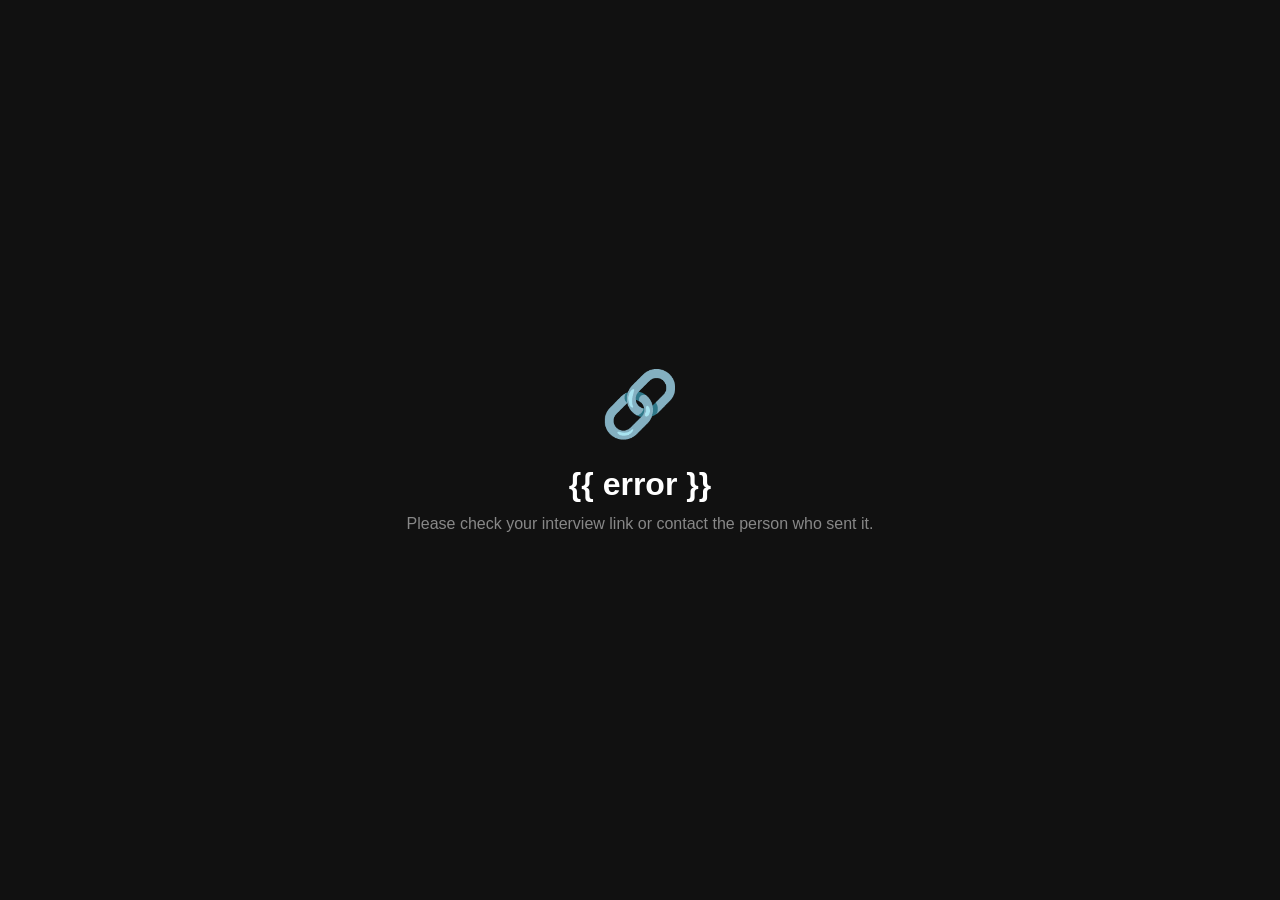
<file: templates/candidate_error.html>
<!DOCTYPE html>
<html lang="en">
<head>
<meta charset="UTF-8"><meta name="viewport" content="width=device-width, initial-scale=1.0">
<title>Interview Not Found - ChannelView</title>
<style>
*{margin:0;padding:0;box-sizing:border-box}
body{font-family:-apple-system,BlinkMacSystemFont,'Segoe UI',Roboto,sans-serif;background:#111;color:#fff;min-height:100vh;display:flex;align-items:center;justify-content:center;text-align:center}
h1{font-size:32px;margin-bottom:12px}
p{color:#888;font-size:16px}
</style>
</head>
<body>
<div>
  <div style="font-size:64px;margin-bottom:24px">🔗</div>
  <h1>{{ error }}</h1>
  <p>Please check your interview link or contact the person who sent it.</p>
</div>
</body>
</html>
</file>
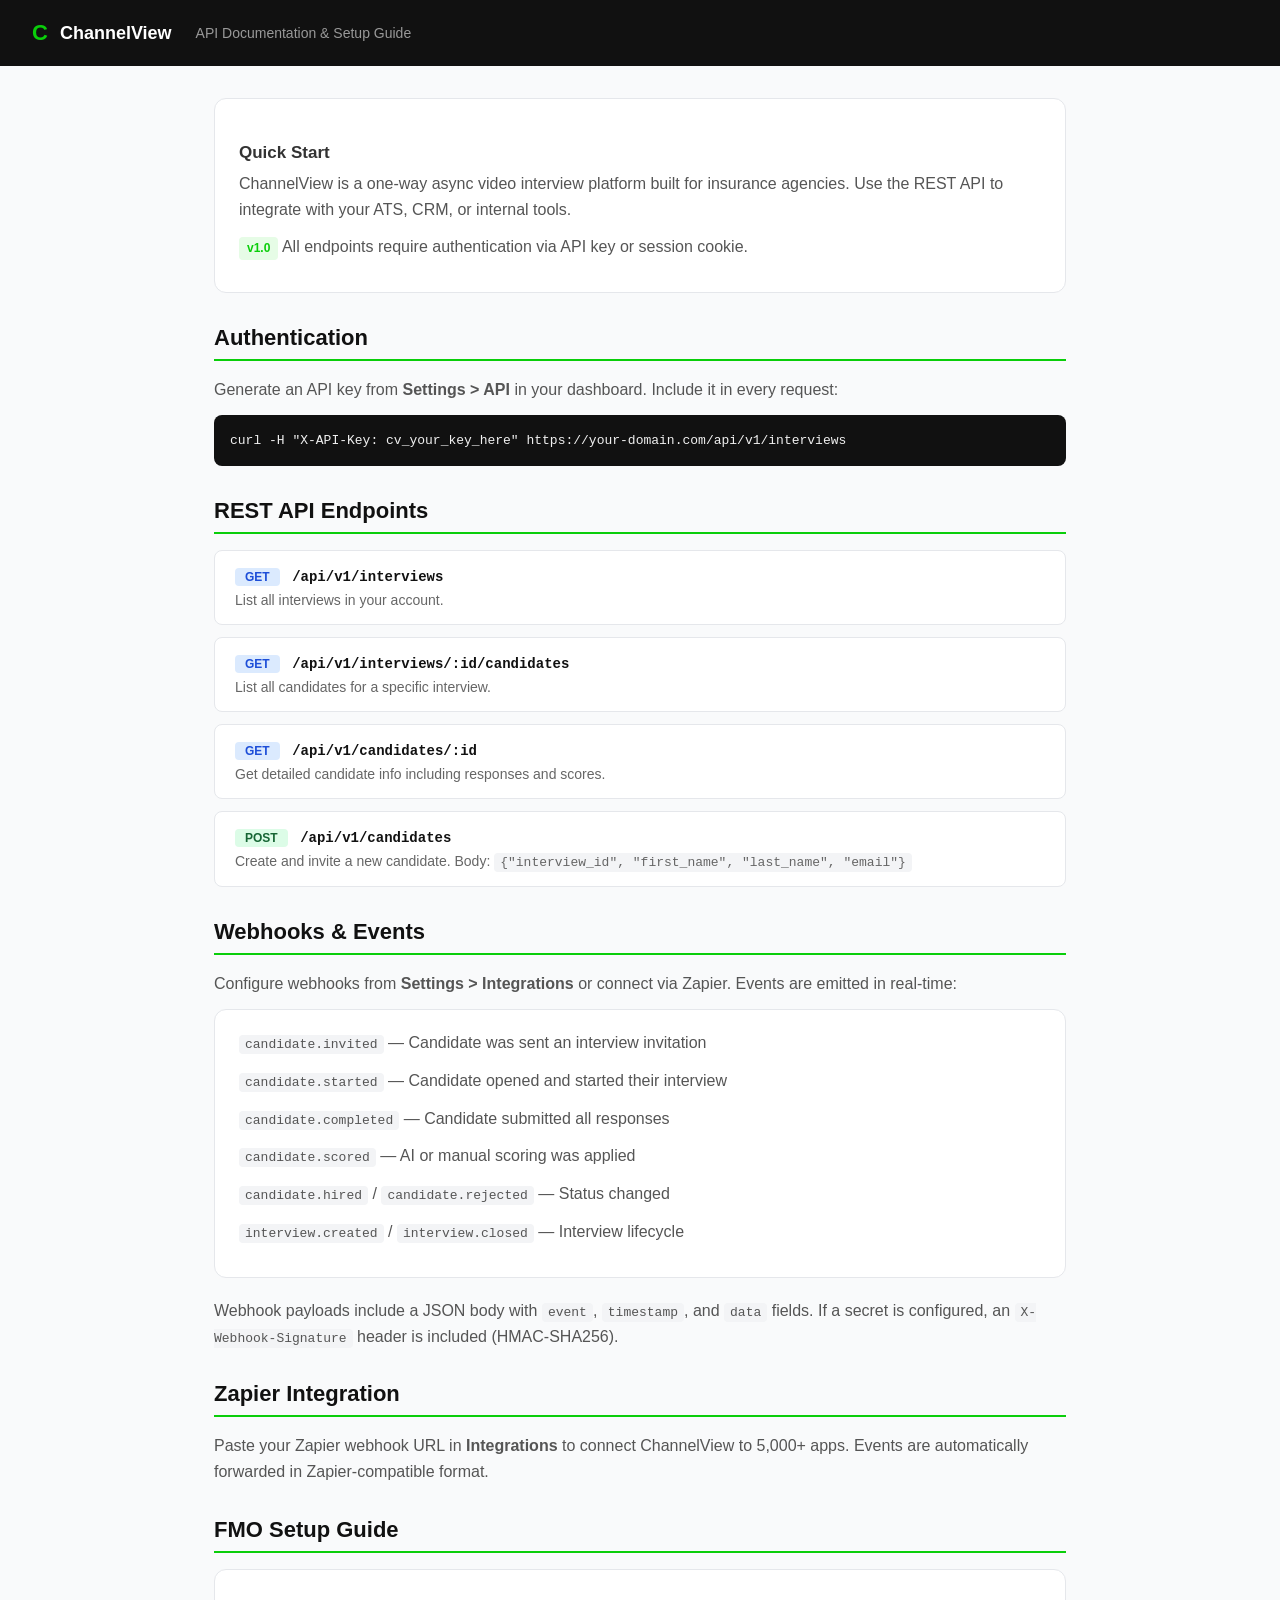
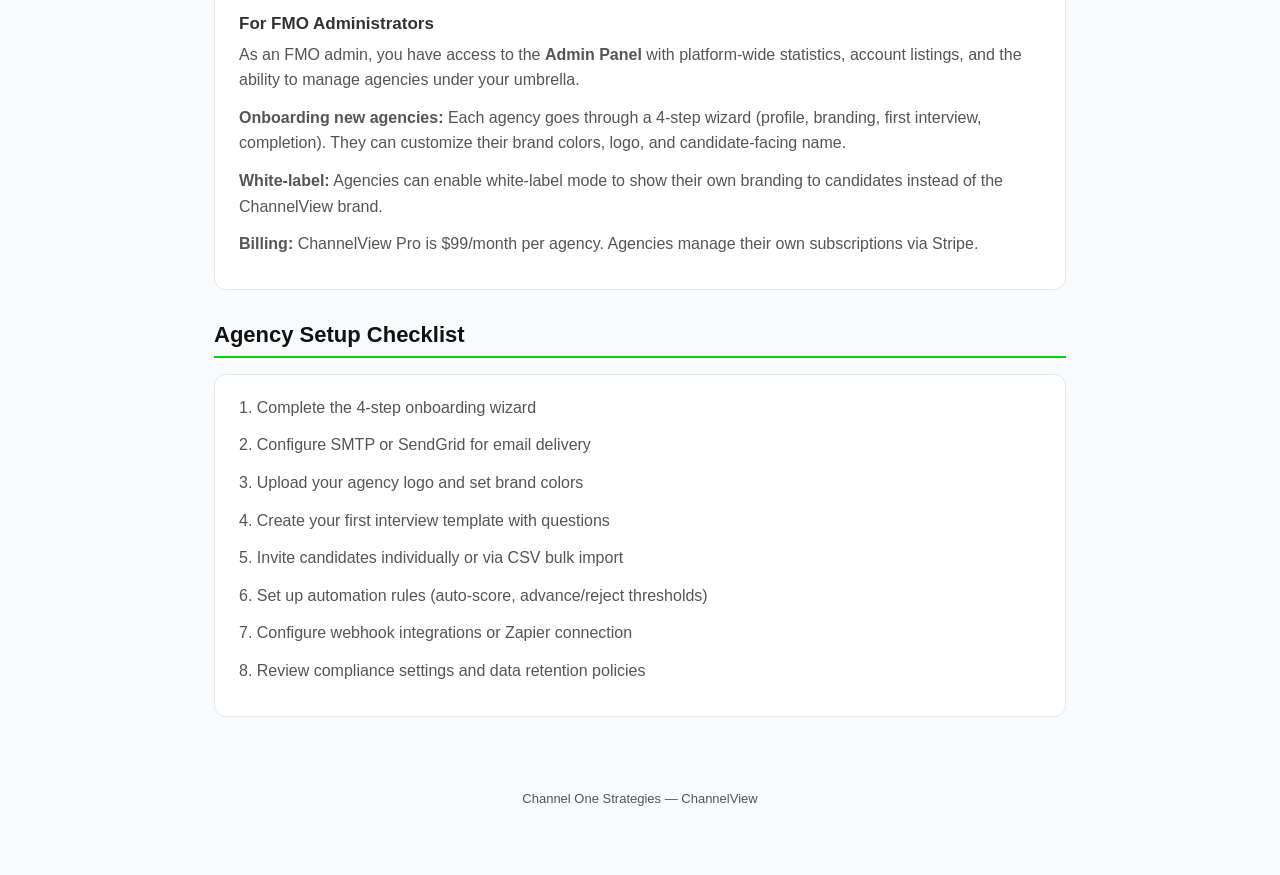
<file: templates/docs.html>
<!DOCTYPE html>
<html lang="en">
<head>
<meta charset="UTF-8">
<meta name="viewport" content="width=device-width,initial-scale=1.0">
<title>ChannelView - Documentation</title>
<style>
*{margin:0;padding:0;box-sizing:border-box}
body{font-family:-apple-system,BlinkMacSystemFont,'Segoe UI',Roboto,sans-serif;background:#f9fafb;color:#111}
.header{background:#111;padding:20px 32px;display:flex;align-items:center;gap:12px}
.header .logo{color:#0ace0a;font-size:22px;font-weight:800}
.header .title{color:#fff;font-size:18px;font-weight:700}
.header .subtitle{color:#999;font-size:14px;margin-left:12px}
.container{max-width:900px;margin:0 auto;padding:32px 24px}
h2{font-size:22px;margin:32px 0 16px;color:#111;border-bottom:2px solid #0ace0a;padding-bottom:8px}
h3{font-size:17px;margin:24px 0 8px;color:#333}
p{color:#555;line-height:1.6;margin-bottom:12px}
.endpoint{background:#fff;border:1px solid #e5e7eb;border-radius:8px;padding:16px 20px;margin-bottom:12px}
.method{display:inline-block;padding:2px 10px;border-radius:4px;font-size:12px;font-weight:700;margin-right:8px}
.method.get{background:#dbeafe;color:#1d4ed8}
.method.post{background:#dcfce7;color:#166534}
.method.put{background:#fef3c7;color:#92400e}
.method.delete{background:#fee2e2;color:#991b1b}
.path{font-family:monospace;font-size:14px;font-weight:600}
.desc{color:#666;font-size:14px;margin-top:6px}
code{background:#f3f4f6;padding:2px 6px;border-radius:4px;font-size:13px}
pre{background:#111;color:#f0f0f0;padding:16px;border-radius:8px;margin:12px 0;overflow-x:auto;font-size:13px;line-height:1.5}
.card{background:#fff;border:1px solid #e5e7eb;border-radius:12px;padding:20px 24px;margin-bottom:20px}
.badge{display:inline-block;background:#e6fce6;color:#0ace0a;font-size:12px;font-weight:600;padding:2px 8px;border-radius:4px}
</style>
</head>
<body>
<div class="header">
  <span class="logo">C</span>
  <span class="title">ChannelView</span>
  <span class="subtitle">API Documentation & Setup Guide</span>
</div>
<div class="container">
  <div class="card">
    <h3>Quick Start</h3>
    <p>ChannelView is a one-way async video interview platform built for insurance agencies. Use the REST API to integrate with your ATS, CRM, or internal tools.</p>
    <p><span class="badge">v1.0</span> All endpoints require authentication via API key or session cookie.</p>
  </div>

  <h2>Authentication</h2>
  <p>Generate an API key from <strong>Settings &gt; API</strong> in your dashboard. Include it in every request:</p>
  <pre>curl -H "X-API-Key: cv_your_key_here" https://your-domain.com/api/v1/interviews</pre>

  <h2>REST API Endpoints</h2>

  <div class="endpoint">
    <span class="method get">GET</span>
    <span class="path">/api/v1/interviews</span>
    <div class="desc">List all interviews in your account.</div>
  </div>

  <div class="endpoint">
    <span class="method get">GET</span>
    <span class="path">/api/v1/interviews/:id/candidates</span>
    <div class="desc">List all candidates for a specific interview.</div>
  </div>

  <div class="endpoint">
    <span class="method get">GET</span>
    <span class="path">/api/v1/candidates/:id</span>
    <div class="desc">Get detailed candidate info including responses and scores.</div>
  </div>

  <div class="endpoint">
    <span class="method post">POST</span>
    <span class="path">/api/v1/candidates</span>
    <div class="desc">Create and invite a new candidate. Body: <code>{"interview_id", "first_name", "last_name", "email"}</code></div>
  </div>

  <h2>Webhooks & Events</h2>
  <p>Configure webhooks from <strong>Settings &gt; Integrations</strong> or connect via Zapier. Events are emitted in real-time:</p>
  <div class="card">
    <p><code>candidate.invited</code> &mdash; Candidate was sent an interview invitation</p>
    <p><code>candidate.started</code> &mdash; Candidate opened and started their interview</p>
    <p><code>candidate.completed</code> &mdash; Candidate submitted all responses</p>
    <p><code>candidate.scored</code> &mdash; AI or manual scoring was applied</p>
    <p><code>candidate.hired</code> / <code>candidate.rejected</code> &mdash; Status changed</p>
    <p><code>interview.created</code> / <code>interview.closed</code> &mdash; Interview lifecycle</p>
  </div>
  <p>Webhook payloads include a JSON body with <code>event</code>, <code>timestamp</code>, and <code>data</code> fields. If a secret is configured, an <code>X-Webhook-Signature</code> header is included (HMAC-SHA256).</p>

  <h2>Zapier Integration</h2>
  <p>Paste your Zapier webhook URL in <strong>Integrations</strong> to connect ChannelView to 5,000+ apps. Events are automatically forwarded in Zapier-compatible format.</p>

  <h2>FMO Setup Guide</h2>
  <div class="card">
    <h3>For FMO Administrators</h3>
    <p>As an FMO admin, you have access to the <strong>Admin Panel</strong> with platform-wide statistics, account listings, and the ability to manage agencies under your umbrella.</p>
    <p><strong>Onboarding new agencies:</strong> Each agency goes through a 4-step wizard (profile, branding, first interview, completion). They can customize their brand colors, logo, and candidate-facing name.</p>
    <p><strong>White-label:</strong> Agencies can enable white-label mode to show their own branding to candidates instead of the ChannelView brand.</p>
    <p><strong>Billing:</strong> ChannelView Pro is $99/month per agency. Agencies manage their own subscriptions via Stripe.</p>
  </div>

  <h2>Agency Setup Checklist</h2>
  <div class="card">
    <p>1. Complete the 4-step onboarding wizard</p>
    <p>2. Configure SMTP or SendGrid for email delivery</p>
    <p>3. Upload your agency logo and set brand colors</p>
    <p>4. Create your first interview template with questions</p>
    <p>5. Invite candidates individually or via CSV bulk import</p>
    <p>6. Set up automation rules (auto-score, advance/reject thresholds)</p>
    <p>7. Configure webhook integrations or Zapier connection</p>
    <p>8. Review compliance settings and data retention policies</p>
  </div>

  <div style="text-align:center;margin-top:48px;padding:24px;color:#999;font-size:13px">
    <p>Channel One Strategies &mdash; ChannelView</p>
  </div>
</div>
</body>
</html>
</file>
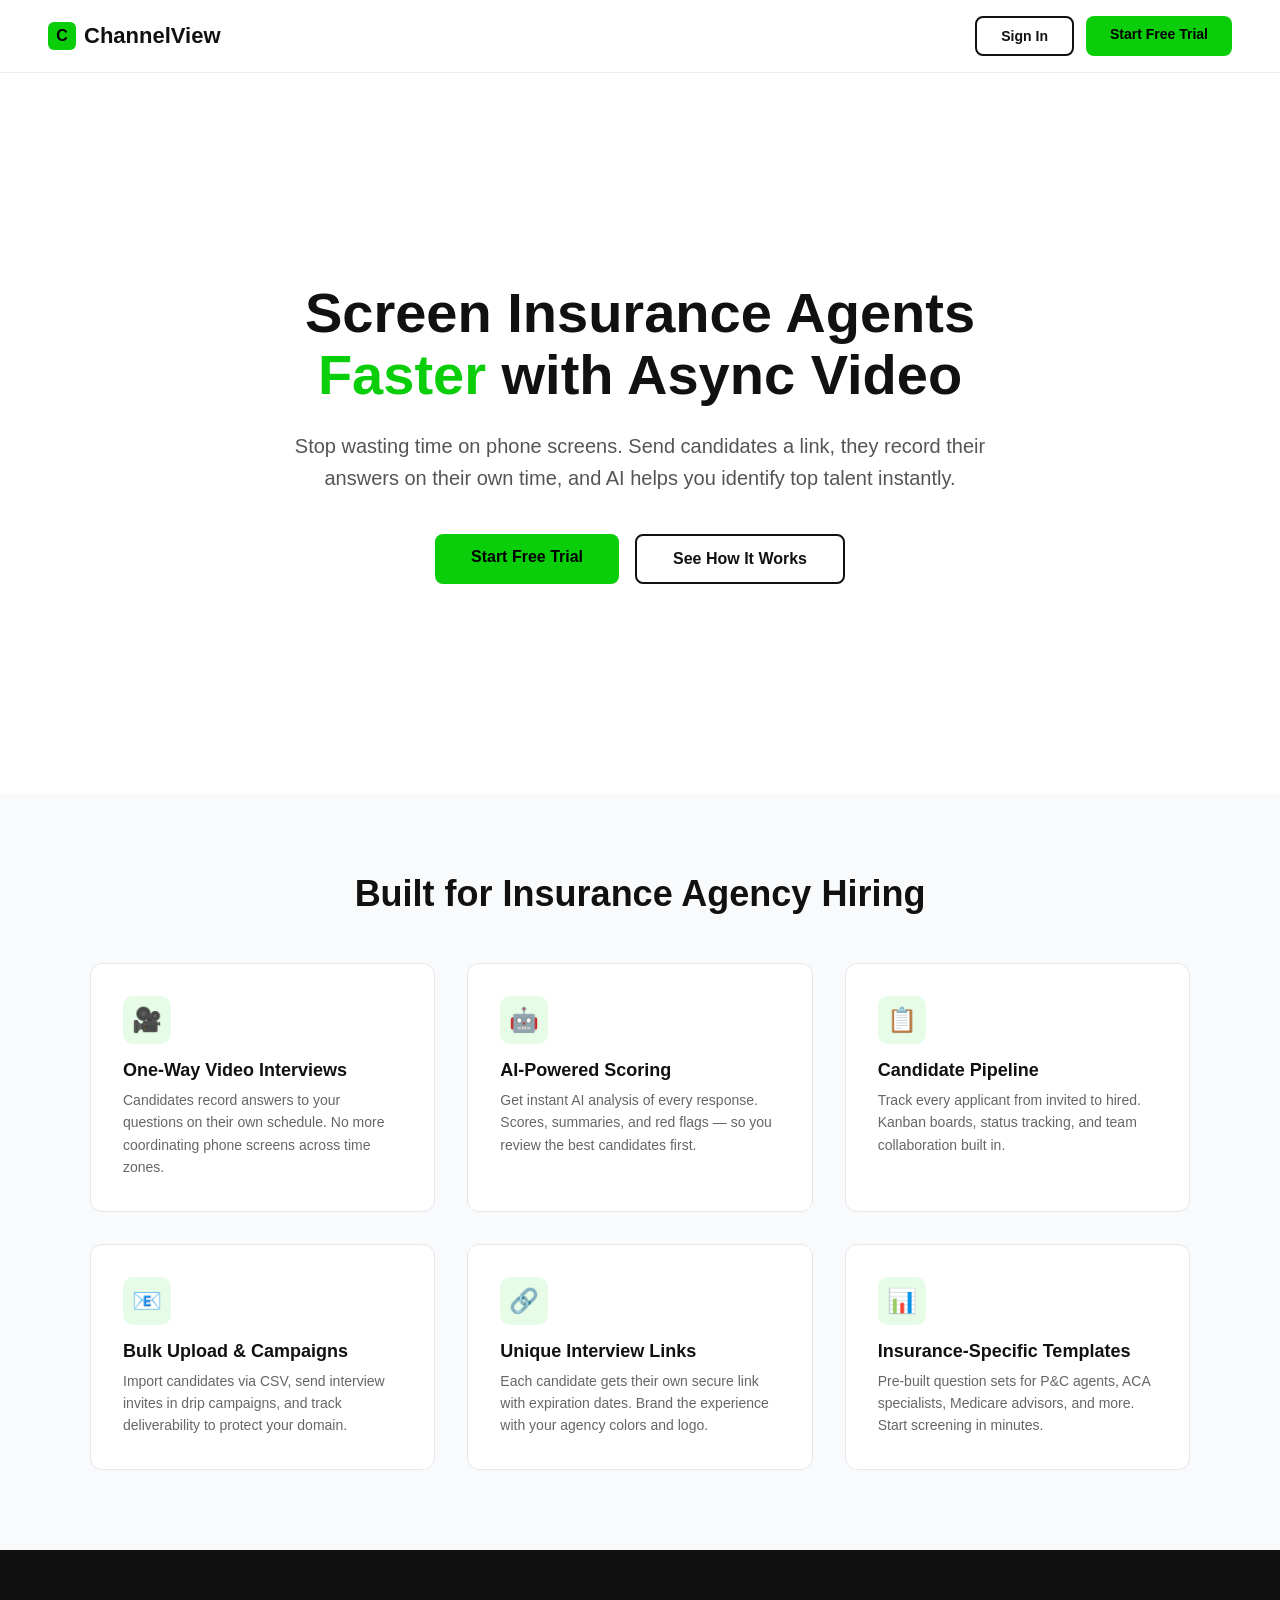
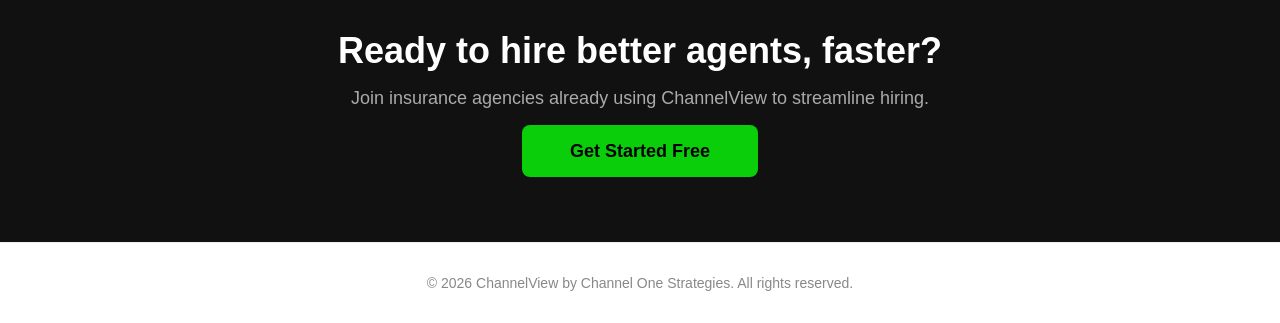
<file: templates/landing.html>
<!DOCTYPE html>
<html lang="en">
<head>
<meta charset="UTF-8"><meta name="viewport" content="width=device-width, initial-scale=1.0">
<title>ChannelView - Async Video Interviews for Insurance Agencies</title>
<style>
*{margin:0;padding:0;box-sizing:border-box}
body{font-family:-apple-system,BlinkMacSystemFont,'Segoe UI',Roboto,sans-serif;color:#111;background:#fff}
.nav{display:flex;align-items:center;justify-content:space-between;padding:16px 48px;border-bottom:1px solid #eee}
.nav-logo{font-size:22px;font-weight:800;color:#111;text-decoration:none;display:flex;align-items:center;gap:8px}
.nav-logo span{display:inline-flex;align-items:center;justify-content:center;width:28px;height:28px;background:#0ace0a;color:#000;border-radius:6px;font-weight:900;font-size:16px}
.nav-links{display:flex;gap:12px}
.btn{padding:10px 24px;border-radius:8px;font-weight:600;font-size:14px;cursor:pointer;text-decoration:none;border:none;transition:all .2s}
.btn-outline{background:transparent;border:2px solid #111;color:#111}
.btn-outline:hover{background:#111;color:#fff}
.btn-primary{background:#0ace0a;color:#000}
.btn-primary:hover{background:#08a808}
.hero{display:flex;align-items:center;justify-content:center;min-height:80vh;padding:80px 48px;text-align:center}
.hero-inner{max-width:720px}
.hero h1{font-size:56px;line-height:1.1;font-weight:800;margin-bottom:24px}
.hero h1 em{font-style:normal;color:#0ace0a}
.hero p{font-size:20px;color:#555;line-height:1.6;margin-bottom:40px}
.hero-btns{display:flex;gap:16px;justify-content:center}
.hero-btns .btn{padding:14px 36px;font-size:16px}
.features{padding:80px 48px;background:#f9fafb}
.features h2{text-align:center;font-size:36px;margin-bottom:48px}
.feature-grid{display:grid;grid-template-columns:repeat(3,1fr);gap:32px;max-width:1100px;margin:0 auto}
.feature-card{background:#fff;border-radius:12px;padding:32px;border:1px solid #e5e7eb}
.feature-icon{width:48px;height:48px;border-radius:10px;background:#e6fce6;display:flex;align-items:center;justify-content:center;margin-bottom:16px;font-size:24px}
.feature-card h3{font-size:18px;margin-bottom:8px}
.feature-card p{color:#666;line-height:1.6;font-size:14px}
.cta{padding:80px 48px;text-align:center;background:#111;color:#fff}
.cta h2{font-size:36px;margin-bottom:16px}
.cta p{color:#aaa;font-size:18px;margin-bottom:32px}
.footer{padding:32px 48px;text-align:center;color:#888;font-size:14px;border-top:1px solid #eee}
</style>
</head>
<body>
<nav class="nav">
  <a href="/" class="nav-logo"><span>C</span> ChannelView</a>
  <div class="nav-links">
    <a href="/login" class="btn btn-outline">Sign In</a>
    <a href="/register" class="btn btn-primary">Start Free Trial</a>
  </div>
</nav>

<section class="hero">
  <div class="hero-inner">
    <h1>Screen Insurance Agents <em>Faster</em> with Async Video</h1>
    <p>Stop wasting time on phone screens. Send candidates a link, they record their answers on their own time, and AI helps you identify top talent instantly.</p>
    <div class="hero-btns">
      <a href="/register" class="btn btn-primary">Start Free Trial</a>
      <a href="#features" class="btn btn-outline">See How It Works</a>
    </div>
  </div>
</section>

<section class="features" id="features">
  <h2>Built for Insurance Agency Hiring</h2>
  <div class="feature-grid">
    <div class="feature-card">
      <div class="feature-icon">🎥</div>
      <h3>One-Way Video Interviews</h3>
      <p>Candidates record answers to your questions on their own schedule. No more coordinating phone screens across time zones.</p>
    </div>
    <div class="feature-card">
      <div class="feature-icon">🤖</div>
      <h3>AI-Powered Scoring</h3>
      <p>Get instant AI analysis of every response. Scores, summaries, and red flags — so you review the best candidates first.</p>
    </div>
    <div class="feature-card">
      <div class="feature-icon">📋</div>
      <h3>Candidate Pipeline</h3>
      <p>Track every applicant from invited to hired. Kanban boards, status tracking, and team collaboration built in.</p>
    </div>
    <div class="feature-card">
      <div class="feature-icon">📧</div>
      <h3>Bulk Upload & Campaigns</h3>
      <p>Import candidates via CSV, send interview invites in drip campaigns, and track deliverability to protect your domain.</p>
    </div>
    <div class="feature-card">
      <div class="feature-icon">🔗</div>
      <h3>Unique Interview Links</h3>
      <p>Each candidate gets their own secure link with expiration dates. Brand the experience with your agency colors and logo.</p>
    </div>
    <div class="feature-card">
      <div class="feature-icon">📊</div>
      <h3>Insurance-Specific Templates</h3>
      <p>Pre-built question sets for P&C agents, ACA specialists, Medicare advisors, and more. Start screening in minutes.</p>
    </div>
  </div>
</section>

<section class="cta">
  <h2>Ready to hire better agents, faster?</h2>
  <p>Join insurance agencies already using ChannelView to streamline hiring.</p>
  <a href="/register" class="btn btn-primary" style="padding:16px 48px;font-size:18px">Get Started Free</a>
</section>

<footer class="footer">
  <p>&copy; 2026 ChannelView by Channel One Strategies. All rights reserved.</p>
</footer>
</body>
</html>
</file>
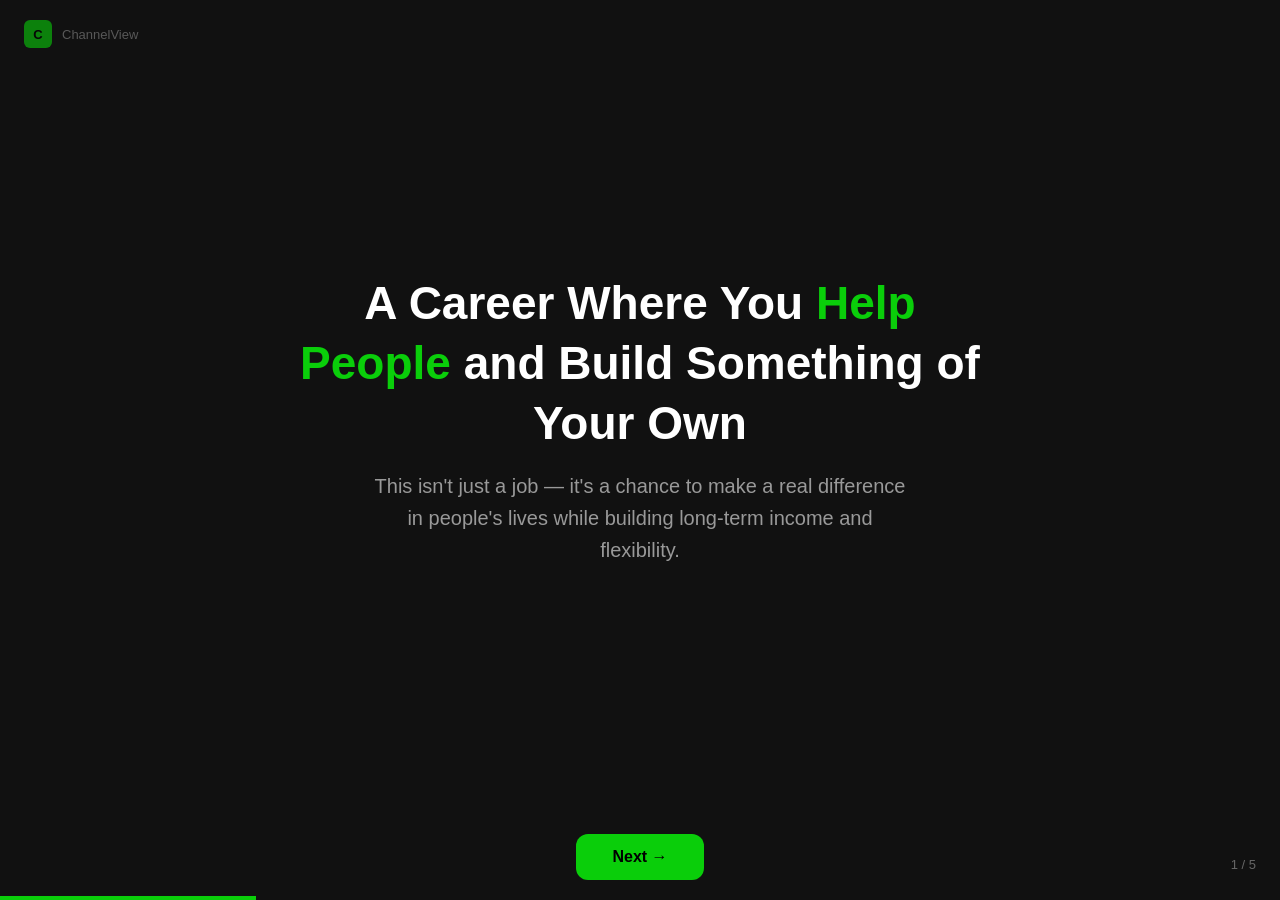
<file: static/intros/opportunity.html>
<!DOCTYPE html>
<html lang="en">
<head>
<meta charset="UTF-8">
<meta name="viewport" content="width=device-width, initial-scale=1.0">
<title>The Opportunity</title>
<style>
*{margin:0;padding:0;box-sizing:border-box}
body{font-family:-apple-system,BlinkMacSystemFont,'Segoe UI',Roboto,sans-serif;background:#111;color:#fff;overflow:hidden;height:100vh;width:100vw}
.slide{position:absolute;inset:0;display:flex;flex-direction:column;align-items:center;justify-content:center;opacity:0;transform:scale(.97);transition:opacity .8s ease,transform .8s ease;padding:40px 40px 100px;text-align:center;pointer-events:none}
.slide.active{opacity:1;transform:scale(1);pointer-events:auto}
.slide.exit{opacity:0;transform:scale(1.03)}

/* Slide 1 - Hook */
.s1 h1{font-size:clamp(26px,5vw,46px);font-weight:800;line-height:1.3;max-width:700px;margin-bottom:16px}
.s1 h1 span{color:#0ace0a}
.s1 p{font-size:clamp(15px,2.2vw,20px);color:#999;max-width:550px;line-height:1.6}

/* Slide 2 - What You'll Do */
.s2 h2{font-size:clamp(20px,3.5vw,32px);font-weight:700;margin-bottom:28px;color:#0ace0a}
.cards{display:flex;gap:16px;flex-wrap:wrap;justify-content:center;max-width:850px}
.card{background:rgba(255,255,255,.05);border:1px solid rgba(255,255,255,.08);border-radius:14px;padding:20px 18px;width:180px;text-align:left;opacity:0;transform:translateY(16px)}
.card.show{opacity:1;transform:translateY(0);transition:all .5s ease}
.card .emoji{font-size:28px;margin-bottom:10px}
.card h3{font-size:14px;font-weight:600;margin-bottom:4px}
.card p{font-size:12px;color:#888;line-height:1.5}

/* Slide 3 - What You Get */
.s3 h2{font-size:clamp(20px,3.5vw,32px);font-weight:700;margin-bottom:28px}
.perks{display:flex;gap:20px;flex-wrap:wrap;justify-content:center;max-width:750px}
.perk{opacity:0;transform:translateX(-10px)}
.perk.show{opacity:1;transform:translateX(0);transition:all .4s ease}
.perk-inner{display:flex;align-items:center;gap:12px;background:rgba(10,206,10,.08);border:1px solid rgba(10,206,10,.2);border-radius:12px;padding:14px 20px;min-width:220px}
.perk-inner .check{color:#0ace0a;font-size:20px;flex-shrink:0}
.perk-inner span{font-size:14px;font-weight:500}

/* Slide 4 - Who Thrives */
.s4 h2{font-size:clamp(20px,3.5vw,32px);font-weight:700;margin-bottom:24px;color:#0ace0a}
.traits{max-width:600px;text-align:left}
.trait{display:flex;align-items:center;gap:14px;padding:10px 0;border-bottom:1px solid rgba(255,255,255,.06);opacity:0;transform:translateX(-10px)}
.trait.show{opacity:1;transform:translateX(0);transition:all .4s ease}
.trait .dot{width:8px;height:8px;border-radius:50%;background:#0ace0a;flex-shrink:0}
.trait span{font-size:clamp(14px,2vw,17px);color:#ccc}

/* Slide 5 - CTA */
.s5 .emoji-big{font-size:56px;margin-bottom:20px;animation:float 3s ease-in-out infinite}
.s5 h2{font-size:clamp(22px,4vw,38px);font-weight:800;margin-bottom:12px}
.s5 p{font-size:clamp(14px,2vw,18px);color:#888;max-width:500px;line-height:1.6}

.progress{position:fixed;bottom:0;left:0;height:4px;background:#0ace0a;transition:width .5s ease;z-index:10}
.brand{position:fixed;top:20px;left:24px;display:flex;align-items:center;gap:10px;opacity:.6;z-index:20}
.brand .logo{background:#0ace0a;color:#000;width:28px;height:28px;border-radius:6px;display:flex;align-items:center;justify-content:center;font-weight:800;font-size:13px}
.brand span{font-size:13px;color:#888;font-weight:500}

/* Navigation */
.nav-bar{position:fixed;bottom:20px;left:0;right:0;display:flex;align-items:center;justify-content:center;gap:16px;z-index:20;padding:0 24px}
.nav-btn{background:#0ace0a;color:#000;border:none;padding:14px 36px;border-radius:12px;font-size:16px;font-weight:700;cursor:pointer;transition:all .2s ease;display:flex;align-items:center;gap:8px}
.nav-btn:hover{background:#08e608;transform:scale(1.03)}
.nav-btn:active{transform:scale(.98)}
.slide-counter{font-size:13px;color:#666;position:fixed;bottom:28px;right:24px;z-index:20}

@keyframes float{0%,100%{transform:translateY(0)}50%{transform:translateY(-8px)}}
</style>
</head>
<body>

<div class="brand"><div class="logo">C</div><span id="brandName">ChannelView</span></div>

<!-- Slide 1: Hook -->
<div class="slide s1 active">
  <h1>A Career Where You <span>Help People</span> and Build Something of Your Own</h1>
  <p>This isn't just a job — it's a chance to make a real difference in people's lives while building long-term income and flexibility.</p>
</div>

<!-- Slide 2: What You'll Do -->
<div class="slide s2">
  <h2>What Your Day Looks Like</h2>
  <div class="cards">
    <div class="card" data-delay="200">
      <div class="emoji">🤝</div>
      <h3>Meet with Clients</h3>
      <p>Connect with businesses and families to understand what they need</p>
    </div>
    <div class="card" data-delay="400">
      <div class="emoji">💡</div>
      <h3>Educate & Advise</h3>
      <p>Help people understand their options and find the right coverage</p>
    </div>
    <div class="card" data-delay="600">
      <div class="emoji">📈</div>
      <h3>Grow Your Book</h3>
      <p>Build relationships that turn into referrals and long-term revenue</p>
    </div>
    <div class="card" data-delay="800">
      <div class="emoji">🎯</div>
      <h3>Set Your Pace</h3>
      <p>Work on your own schedule with the freedom to run your business your way</p>
    </div>
  </div>
</div>

<!-- Slide 3: What You Get -->
<div class="slide s3">
  <h2>What's In It For You</h2>
  <div class="perks">
    <div class="perk" data-delay="200"><div class="perk-inner"><span class="check">✓</span><span>Comprehensive training from day one</span></div></div>
    <div class="perk" data-delay="350"><div class="perk-inner"><span class="check">✓</span><span>Flexible schedule — real work-life balance</span></div></div>
    <div class="perk" data-delay="500"><div class="perk-inner"><span class="check">✓</span><span>Competitive first-year earning potential</span></div></div>
    <div class="perk" data-delay="650"><div class="perk-inner"><span class="check">✓</span><span>Residual income that grows over time</span></div></div>
    <div class="perk" data-delay="800"><div class="perk-inner"><span class="check">✓</span><span>Career growth into leadership roles</span></div></div>
    <div class="perk" data-delay="950"><div class="perk-inner"><span class="check">✓</span><span>Bonuses, incentive trips, and recognition</span></div></div>
  </div>
</div>

<!-- Slide 4: Who Thrives -->
<div class="slide s4">
  <h2>People Who Thrive Here</h2>
  <div class="traits">
    <div class="trait" data-delay="200"><div class="dot"></div><span>Self-starters who like being in charge of their own success</span></div>
    <div class="trait" data-delay="400"><div class="dot"></div><span>People who genuinely enjoy helping others</span></div>
    <div class="trait" data-delay="600"><div class="dot"></div><span>Strong communicators who build trust quickly</span></div>
    <div class="trait" data-delay="800"><div class="dot"></div><span>Driven individuals looking for unlimited growth potential</span></div>
    <div class="trait" data-delay="1000"><div class="dot"></div><span>No experience required — just the right mindset</span></div>
  </div>
</div>

<!-- Slide 5: CTA -->
<div class="slide s5">
  <div class="emoji-big">🚀</div>
  <h2>Sound Like You?</h2>
  <p>Great — that's why you're here. The next step is a few quick interview questions so we can get to know you better. Let's go!</p>
</div>

<div class="nav-bar">
  <button class="nav-btn" id="nextBtn" onclick="advance()">Next →</button>
</div>
<div class="slide-counter" id="counter">1 / 5</div>
<div class="progress" id="progress"></div>

<script>
(function(){
  var slides = document.querySelectorAll('.slide');
  var progress = document.getElementById('progress');
  var counter = document.getElementById('counter');
  var btn = document.getElementById('nextBtn');
  var current = 0;
  var total = slides.length;

  window.addEventListener('message', function(e){
    if(e.data && e.data.agencyName) document.getElementById('brandName').textContent = e.data.agencyName;
  });

  function updateProgress(){
    progress.style.width = ((current+1)/total*100)+'%';
    counter.textContent = (current+1)+' / '+total;
  }

  function animateChildren(){
    var els = slides[current].querySelectorAll('[data-delay]');
    els.forEach(function(el){
      setTimeout(function(){ el.classList.add('show'); }, parseInt(el.dataset.delay||0));
    });
  }

  window.advance = function(){
    if(current >= total-1){
      window.parent && window.parent.postMessage({introComplete:true},'*');
      return;
    }
    slides[current].classList.remove('active');
    slides[current].classList.add('exit');
    current++;
    slides[current].classList.add('active');
    updateProgress();
    animateChildren();

    if(current === total-1){
      btn.textContent = 'Start Interview →';
    }
  };

  updateProgress();
  animateChildren();
})();
</script>
</body>
</html>
</file>
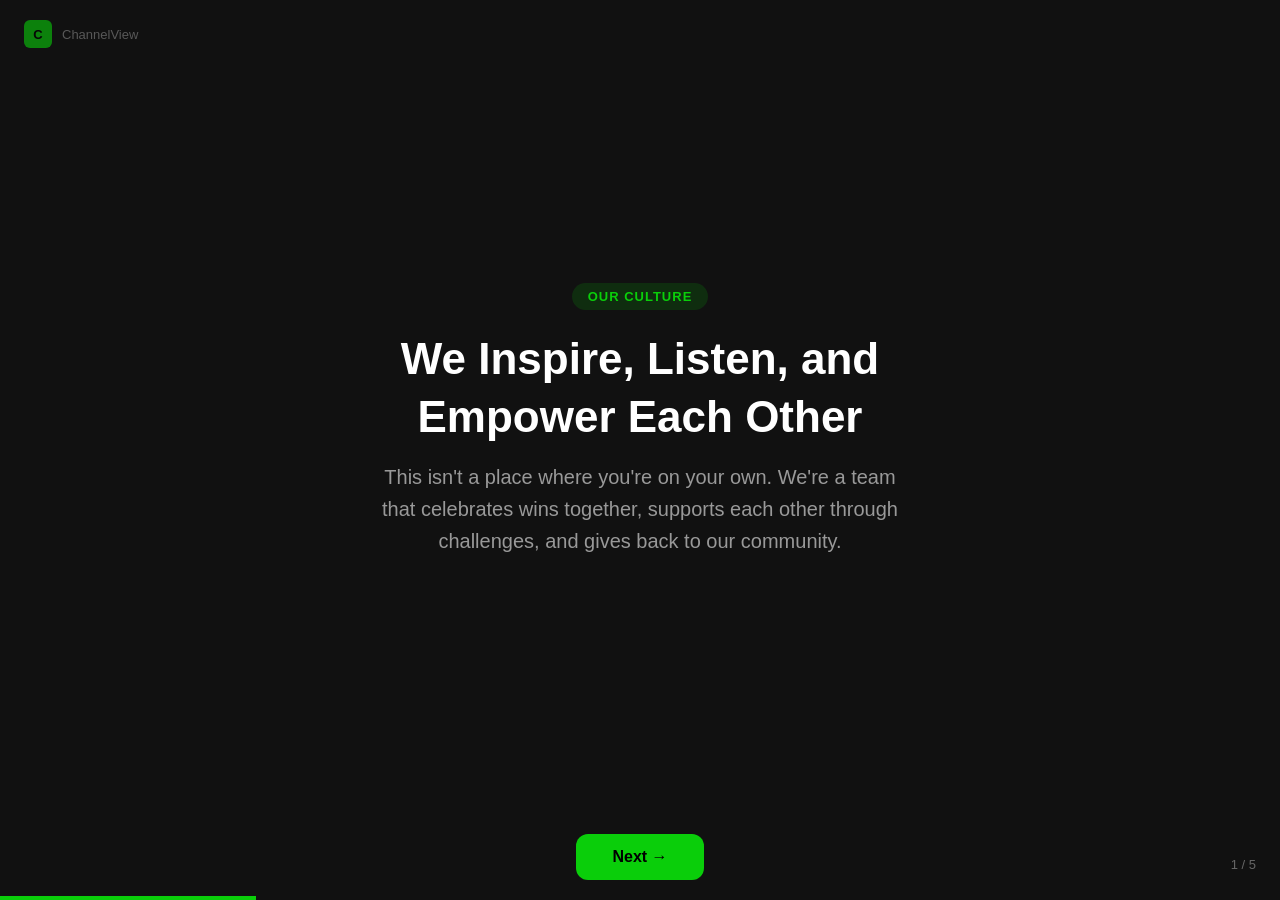
<file: static/intros/team.html>
<!DOCTYPE html>
<html lang="en">
<head>
<meta charset="UTF-8">
<meta name="viewport" content="width=device-width, initial-scale=1.0">
<title>Why Our Team</title>
<style>
*{margin:0;padding:0;box-sizing:border-box}
body{font-family:-apple-system,BlinkMacSystemFont,'Segoe UI',Roboto,sans-serif;background:#111;color:#fff;overflow:hidden;height:100vh;width:100vw}
.slide{position:absolute;inset:0;display:flex;flex-direction:column;align-items:center;justify-content:center;opacity:0;transition:opacity .9s ease;padding:40px 40px 100px;text-align:center;pointer-events:none}
.slide.active{opacity:1;pointer-events:auto}
.slide.exit{opacity:0}

/* Slide 1 - Team Identity */
.s1 .badge{display:inline-block;background:rgba(10,206,10,.15);color:#0ace0a;font-size:13px;font-weight:600;padding:6px 16px;border-radius:20px;margin-bottom:20px;text-transform:uppercase;letter-spacing:1px}
.s1 h1{font-size:clamp(26px,5vw,44px);font-weight:800;line-height:1.3;max-width:650px;margin-bottom:16px}
.s1 p{font-size:clamp(15px,2.2vw,20px);color:#999;max-width:520px;line-height:1.6}

/* Slide 2 - Values Flip Cards */
.s2 h2{font-size:clamp(20px,3.5vw,32px);font-weight:700;margin-bottom:32px;color:#0ace0a}
.values{display:flex;gap:16px;flex-wrap:wrap;justify-content:center;max-width:800px}
.value{width:170px;height:170px;perspective:600px;opacity:0;transform:translateY(15px)}
.value.show{opacity:1;transform:translateY(0);transition:all .5s ease}
.value-inner{width:100%;height:100%;position:relative;transition:transform .6s ease;transform-style:preserve-3d;cursor:pointer}
.value-inner.flipped{transform:rotateY(180deg)}
.value-front,.value-back{position:absolute;inset:0;border-radius:14px;display:flex;flex-direction:column;align-items:center;justify-content:center;backface-visibility:hidden;padding:16px}
.value-front{background:rgba(255,255,255,.05);border:1px solid rgba(255,255,255,.1)}
.value-front .vicon{font-size:36px;margin-bottom:10px}
.value-front h3{font-size:14px;font-weight:600}
.value-back{background:rgba(10,206,10,.1);border:1px solid rgba(10,206,10,.25);transform:rotateY(180deg)}
.value-back p{font-size:12px;color:#ccc;line-height:1.5}
.flip-hint{font-size:12px;color:#666;margin-top:16px}

/* Slide 3 - Support System */
.s3 h2{font-size:clamp(20px,3.5vw,32px);font-weight:700;margin-bottom:28px}
.s3 h2 span{color:#0ace0a}
.timeline{max-width:500px;text-align:left;position:relative;padding-left:24px}
.timeline::before{content:'';position:absolute;left:7px;top:8px;bottom:8px;width:2px;background:rgba(10,206,10,.3)}
.tl-item{position:relative;padding:0 0 20px 20px;opacity:0;transform:translateX(-10px)}
.tl-item.show{opacity:1;transform:translateX(0);transition:all .4s ease}
.tl-item::before{content:'';position:absolute;left:-20px;top:6px;width:12px;height:12px;border-radius:50%;background:#0ace0a;border:2px solid #111}
.tl-item h3{font-size:15px;font-weight:600;margin-bottom:3px}
.tl-item p{font-size:13px;color:#888;line-height:1.5}

/* Slide 4 - Culture */
.s4 .big-quote{font-size:clamp(18px,3vw,30px);font-weight:600;max-width:600px;line-height:1.5;margin-bottom:24px;font-style:italic;color:#e0e0e0}
.s4 .big-quote span{color:#0ace0a;font-style:normal}
.s4 .attribution{font-size:14px;color:#666}

/* Slide 5 - Let's Go */
.s5 h2{font-size:clamp(24px,4vw,40px);font-weight:800;margin-bottom:12px}
.s5 h2 span{color:#0ace0a}
.s5 p{font-size:clamp(14px,2vw,18px);color:#888;max-width:480px;line-height:1.6;margin-bottom:20px}
.dots{display:flex;gap:8px;justify-content:center}
.dot{width:10px;height:10px;border-radius:50%;background:#0ace0a;opacity:.3;animation:dotPulse 1.5s ease-in-out infinite}
.dot:nth-child(2){animation-delay:.2s}
.dot:nth-child(3){animation-delay:.4s}

.progress{position:fixed;bottom:0;left:0;height:4px;background:#0ace0a;transition:width .5s ease;z-index:10}
.brand{position:fixed;top:20px;left:24px;display:flex;align-items:center;gap:10px;opacity:.6;z-index:20}
.brand .logo{background:#0ace0a;color:#000;width:28px;height:28px;border-radius:6px;display:flex;align-items:center;justify-content:center;font-weight:800;font-size:13px}
.brand span{font-size:13px;color:#888;font-weight:500}

/* Navigation */
.nav-bar{position:fixed;bottom:20px;left:0;right:0;display:flex;align-items:center;justify-content:center;gap:16px;z-index:20;padding:0 24px}
.nav-btn{background:#0ace0a;color:#000;border:none;padding:14px 36px;border-radius:12px;font-size:16px;font-weight:700;cursor:pointer;transition:all .2s ease;display:flex;align-items:center;gap:8px}
.nav-btn:hover{background:#08e608;transform:scale(1.03)}
.nav-btn:active{transform:scale(.98)}
.slide-counter{font-size:13px;color:#666;position:fixed;bottom:28px;right:24px;z-index:20}

@keyframes dotPulse{0%,100%{opacity:.3}50%{opacity:1}}
</style>
</head>
<body>

<div class="brand"><div class="logo">C</div><span id="brandName">ChannelView</span></div>

<!-- Slide 1: Team Identity -->
<div class="slide s1 active">
  <div class="badge">Our Culture</div>
  <h1>We Inspire, Listen, and Empower Each Other</h1>
  <p>This isn't a place where you're on your own. We're a team that celebrates wins together, supports each other through challenges, and gives back to our community.</p>
</div>

<!-- Slide 2: Values -->
<div class="slide s2">
  <h2>What We Stand For</h2>
  <div class="values">
    <div class="value" data-delay="200">
      <div class="value-inner" onclick="this.classList.toggle('flipped')">
        <div class="value-front"><div class="vicon">🤝</div><h3>Support</h3></div>
        <div class="value-back"><p>You're never alone. Mentors, training, and a team that has your back from day one.</p></div>
      </div>
    </div>
    <div class="value" data-delay="400">
      <div class="value-inner" onclick="this.classList.toggle('flipped')">
        <div class="value-front"><div class="vicon">🌱</div><h3>Growth</h3></div>
        <div class="value-back"><p>Clear path from new representative to leadership. Your ambition is the only ceiling.</p></div>
      </div>
    </div>
    <div class="value" data-delay="600">
      <div class="value-inner" onclick="this.classList.toggle('flipped')">
        <div class="value-front"><div class="vicon">💪</div><h3>Purpose</h3></div>
        <div class="value-back"><p>Every day you help families protect what matters most. This work means something.</p></div>
      </div>
    </div>
    <div class="value" data-delay="800">
      <div class="value-inner" onclick="this.classList.toggle('flipped')">
        <div class="value-front"><div class="vicon">🎉</div><h3>Recognition</h3></div>
        <div class="value-back"><p>Bonuses, trips, awards, and celebrations. We don't let wins go unnoticed.</p></div>
      </div>
    </div>
  </div>
  <div class="flip-hint">Tap a card to flip it</div>
</div>

<!-- Slide 3: Support System -->
<div class="slide s3">
  <h2>How We <span>Set You Up</span> to Win</h2>
  <div class="timeline">
    <div class="tl-item" data-delay="200">
      <h3>Week 1-2: Foundation Training</h3>
      <p>Classroom and virtual training to learn the products, the process, and the people</p>
    </div>
    <div class="tl-item" data-delay="400">
      <h3>Week 3-4: On-the-Job Mentoring</h3>
      <p>Shadow experienced team members and start building real client relationships</p>
    </div>
    <div class="tl-item" data-delay="600">
      <h3>Week 5-8: Launch Your Business</h3>
      <p>Start running your own appointments with continued coaching and support</p>
    </div>
    <div class="tl-item" data-delay="800">
      <h3>Week 8+: Bonuses Kick In</h3>
      <p>Production bonuses start flowing on top of your commissions and renewals</p>
    </div>
  </div>
</div>

<!-- Slide 4: Culture Quote -->
<div class="slide s4">
  <div class="big-quote">"We serve our clients and celebrate every success along the way — <span>that's the way we do it.</span>"</div>
  <div class="attribution">— The team you could be joining</div>
</div>

<!-- Slide 5: Let's Go -->
<div class="slide s5">
  <h2>Ready to <span>Meet the Team?</span></h2>
  <p>Answer a few quick questions and let's see if we're a fit for each other. We're rooting for you!</p>
  <div class="dots"><div class="dot"></div><div class="dot"></div><div class="dot"></div></div>
</div>

<div class="nav-bar">
  <button class="nav-btn" id="nextBtn" onclick="advance()">Next →</button>
</div>
<div class="slide-counter" id="counter">1 / 5</div>
<div class="progress" id="progress"></div>

<script>
(function(){
  var slides = document.querySelectorAll('.slide');
  var progress = document.getElementById('progress');
  var counter = document.getElementById('counter');
  var btn = document.getElementById('nextBtn');
  var current = 0;
  var total = slides.length;

  window.addEventListener('message', function(e){
    if(e.data && e.data.agencyName) document.getElementById('brandName').textContent = e.data.agencyName;
  });

  function updateProgress(){
    progress.style.width = ((current+1)/total*100)+'%';
    counter.textContent = (current+1)+' / '+total;
  }

  function animateChildren(){
    var els = slides[current].querySelectorAll('[data-delay]');
    els.forEach(function(el){
      setTimeout(function(){ el.classList.add('show'); }, parseInt(el.dataset.delay||0));
    });
  }

  window.advance = function(){
    if(current >= total-1){
      window.parent && window.parent.postMessage({introComplete:true},'*');
      return;
    }
    slides[current].classList.remove('active');
    slides[current].classList.add('exit');
    current++;
    slides[current].classList.add('active');
    updateProgress();
    animateChildren();

    if(current === total-1){
      btn.textContent = 'Start Interview →';
    }
  };

  updateProgress();
  animateChildren();
})();
</script>
</body>
</html>
</file>
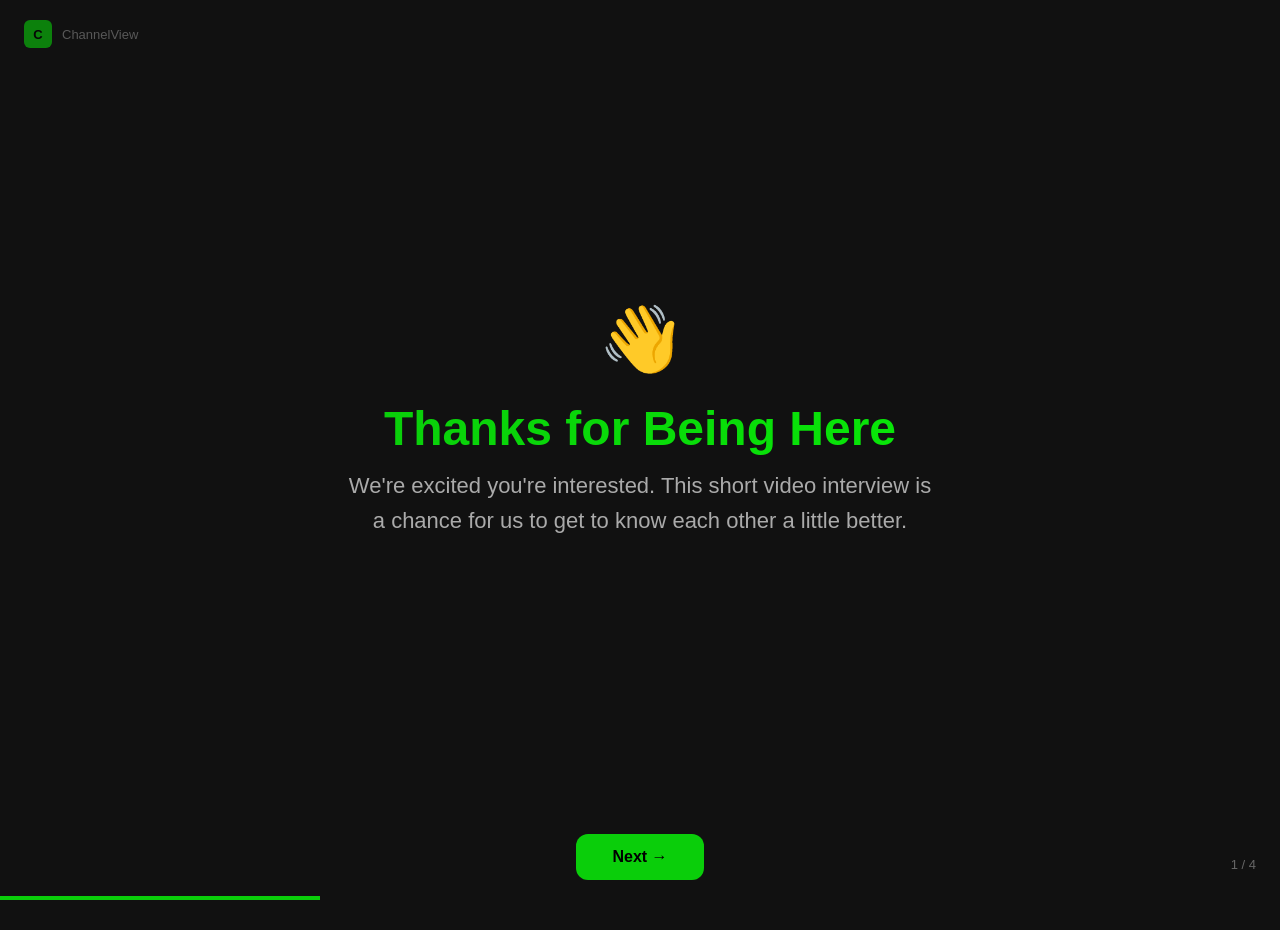
<file: static/intros/welcome.html>
<!DOCTYPE html>
<html lang="en">
<head>
<meta charset="UTF-8">
<meta name="viewport" content="width=device-width, initial-scale=1.0">
<title>Welcome</title>
<style>
*{margin:0;padding:0;box-sizing:border-box}
body{font-family:-apple-system,BlinkMacSystemFont,'Segoe UI',Roboto,sans-serif;background:#111;color:#fff;overflow:hidden;height:100vh;width:100vw}
.slide{position:absolute;inset:0;display:flex;flex-direction:column;align-items:center;justify-content:center;opacity:0;transform:translateY(30px);transition:opacity .8s ease,transform .8s ease;padding:40px 40px 100px;text-align:center;pointer-events:none}
.slide.active{opacity:1;transform:translateY(0);pointer-events:auto}
.slide.exit{opacity:0;transform:translateY(-30px)}

/* Slide 1 - Big Welcome */
.s1 .icon{font-size:64px;margin-bottom:24px;animation:pulse 2s ease-in-out infinite}
.s1 h1{font-size:clamp(28px,5vw,48px);font-weight:800;margin-bottom:12px;background:linear-gradient(135deg,#0ace0a,#08e608);-webkit-background-clip:text;-webkit-text-fill-color:transparent}
.s1 p{font-size:clamp(16px,2.5vw,22px);color:#aaa;max-width:600px;line-height:1.6}

/* Slide 2 - How It Works */
.s2 h2{font-size:clamp(22px,4vw,36px);font-weight:700;margin-bottom:32px;color:#0ace0a}
.steps{display:flex;gap:24px;flex-wrap:wrap;justify-content:center;max-width:800px}
.step-card{background:rgba(255,255,255,.06);border:1px solid rgba(255,255,255,.1);border-radius:16px;padding:24px 20px;width:200px;opacity:0;transform:translateY(20px)}
.step-card.show{opacity:1;transform:translateY(0);transition:opacity .5s ease,transform .5s ease}
.step-card .num{display:inline-block;background:#0ace0a;color:#000;width:32px;height:32px;border-radius:50%;font-weight:700;line-height:32px;margin-bottom:12px;font-size:15px}
.step-card h3{font-size:15px;font-weight:600;margin-bottom:6px}
.step-card p{font-size:13px;color:#999;line-height:1.5}

/* Slide 3 - Encouragement */
.s3 .quote{font-size:clamp(20px,3.5vw,34px);font-weight:600;max-width:650px;line-height:1.5;margin-bottom:24px}
.s3 .quote span{color:#0ace0a}
.s3 .subtext{font-size:clamp(14px,2vw,18px);color:#888;max-width:500px;line-height:1.6}

/* Slide 4 - Ready */
.s4 .ready-icon{width:80px;height:80px;border-radius:50%;background:#0ace0a;display:flex;align-items:center;justify-content:center;margin-bottom:24px;animation:pulse 1.5s ease-in-out infinite}
.s4 .ready-icon svg{width:40px;height:40px}
.s4 h2{font-size:clamp(24px,4vw,40px);font-weight:800;margin-bottom:12px}
.s4 p{font-size:clamp(15px,2vw,20px);color:#aaa;max-width:500px;line-height:1.5}

/* Progress bar */
.progress{position:fixed;bottom:0;left:0;height:4px;background:#0ace0a;transition:width .5s ease;z-index:10}

/* Branding */
.brand{position:fixed;top:20px;left:24px;display:flex;align-items:center;gap:10px;opacity:.6;z-index:20}
.brand .logo{background:#0ace0a;color:#000;width:28px;height:28px;border-radius:6px;display:flex;align-items:center;justify-content:center;font-weight:800;font-size:13px}
.brand span{font-size:13px;color:#888;font-weight:500}

/* Navigation */
.nav-bar{position:fixed;bottom:20px;left:0;right:0;display:flex;align-items:center;justify-content:center;gap:16px;z-index:20;padding:0 24px}
.nav-btn{background:#0ace0a;color:#000;border:none;padding:14px 36px;border-radius:12px;font-size:16px;font-weight:700;cursor:pointer;transition:all .2s ease;display:flex;align-items:center;gap:8px}
.nav-btn:hover{background:#08e608;transform:scale(1.03)}
.nav-btn:active{transform:scale(.98)}
.slide-counter{font-size:13px;color:#666;position:fixed;bottom:28px;right:24px;z-index:20}

@keyframes pulse{0%,100%{transform:scale(1)}50%{transform:scale(1.05)}}
</style>
</head>
<body>

<div class="brand"><div class="logo">C</div><span id="brandName">ChannelView</span></div>

<!-- Slide 1: Welcome -->
<div class="slide s1 active">
  <div class="icon">👋</div>
  <h1>Thanks for Being Here</h1>
  <p>We're excited you're interested. This short video interview is a chance for us to get to know each other a little better.</p>
</div>

<!-- Slide 2: How It Works -->
<div class="slide s2">
  <h2>Here's How This Works</h2>
  <div class="steps">
    <div class="step-card" data-delay="200">
      <div class="num">1</div>
      <h3>Watch & Read</h3>
      <p>You'll see each question on screen with time to think before answering</p>
    </div>
    <div class="step-card" data-delay="400">
      <div class="num">2</div>
      <h3>Record</h3>
      <p>Hit record and answer in your own words — keep it natural</p>
    </div>
    <div class="step-card" data-delay="600">
      <div class="num">3</div>
      <h3>Review</h3>
      <p>Watch your answer back and re-record if you'd like</p>
    </div>
  </div>
</div>

<!-- Slide 3: Encouragement -->
<div class="slide s3">
  <div class="quote">There are <span>no wrong answers</span>. We just want to hear your story and see if this could be a great fit.</div>
  <div class="subtext">Be yourself. Talk like you're having a conversation. That's all we're looking for.</div>
</div>

<!-- Slide 4: Ready -->
<div class="slide s4">
  <div class="ready-icon">
    <svg viewBox="0 0 24 24" fill="none" stroke="#000" stroke-width="2.5"><path d="M5 12l5 5L20 7"/></svg>
  </div>
  <h2>You're All Set</h2>
  <p>When you're ready, click below to start your interview. Good luck!</p>
</div>

<div class="nav-bar">
  <button class="nav-btn" id="nextBtn" onclick="advance()">Next →</button>
</div>
<div class="slide-counter" id="counter">1 / 4</div>
<div class="progress" id="progress"></div>

<script>
(function(){
  var slides = document.querySelectorAll('.slide');
  var progress = document.getElementById('progress');
  var counter = document.getElementById('counter');
  var btn = document.getElementById('nextBtn');
  var current = 0;
  var total = slides.length;

  window.addEventListener('message', function(e){
    if(e.data && e.data.agencyName) document.getElementById('brandName').textContent = e.data.agencyName;
  });

  function updateProgress(){
    progress.style.width = ((current+1)/total*100)+'%';
    counter.textContent = (current+1)+' / '+total;
  }

  function animateChildren(){
    var els = slides[current].querySelectorAll('[data-delay]');
    els.forEach(function(el){
      setTimeout(function(){ el.classList.add('show'); }, parseInt(el.dataset.delay||0));
    });
  }

  window.advance = function(){
    if(current >= total-1){
      window.parent && window.parent.postMessage({introComplete:true},'*');
      return;
    }
    slides[current].classList.remove('active');
    slides[current].classList.add('exit');
    current++;
    slides[current].classList.add('active');
    updateProgress();
    animateChildren();

    if(current === total-1){
      btn.textContent = 'Start Interview →';
    }
  };

  updateProgress();
  animateChildren();
})();
</script>
</body>
</html>
</file>
